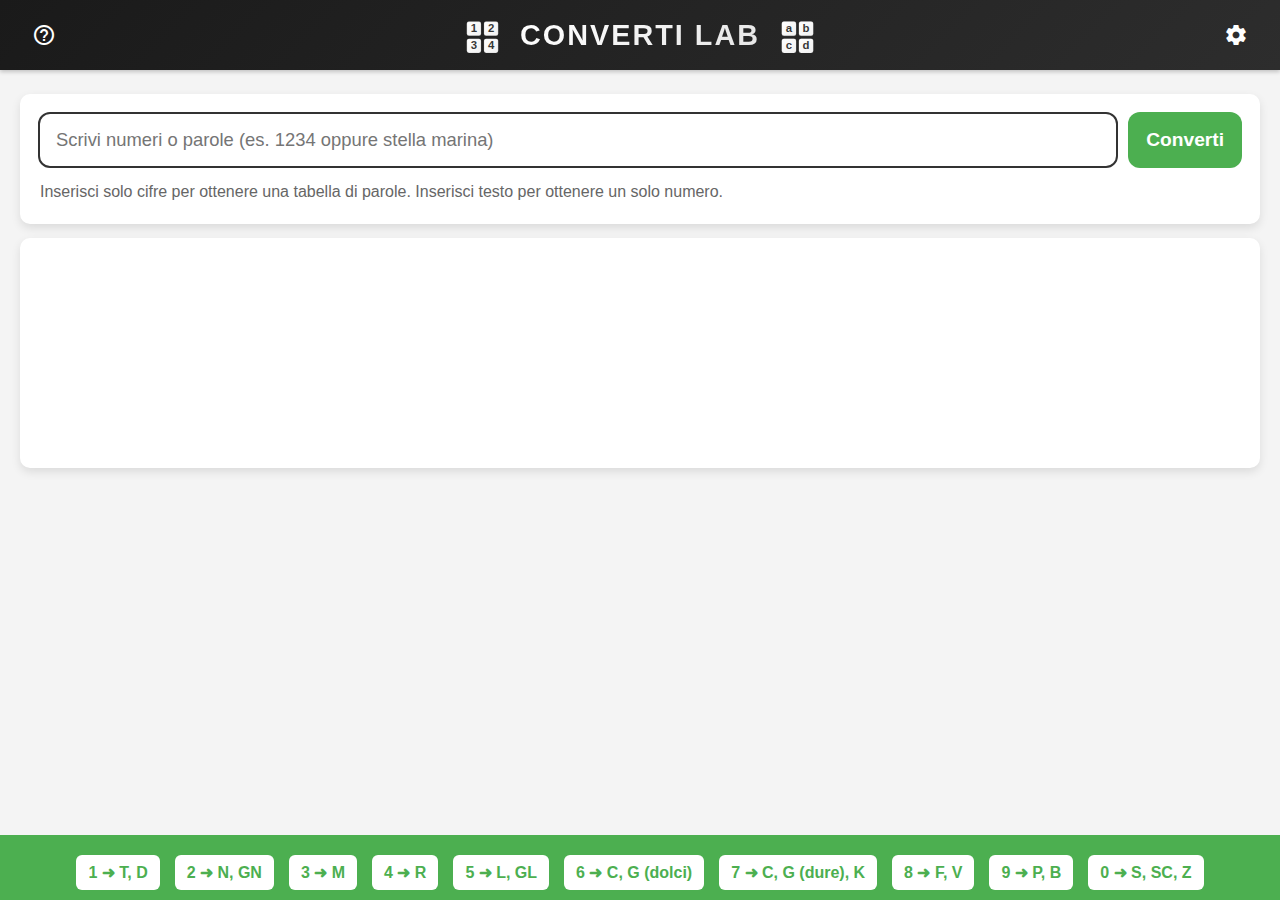
<file: converti-lab/index.html>
<!DOCTYPE html>
<html lang="it">

<head>
  <meta charset="UTF-8" />
  <meta name="viewport" content="width=device-width, initial-scale=1.0" />
  <title>converti Lab | Gioco di Conversione Fonetica e Allenamento Sistema Maggiore</title>
  <meta name="description" content="converti Lab è un gioco online gratuito per la conversione fonetica: allenamento pratico del sistema maggiore, esercizi numeri-parole e sfide a tempo per migliorare memoria e velocità." />
  <meta name="keywords" content="conversione fonetica, conversione fonetica allenamento, allenamento conversione fonetica, gioco conversione fonetica, sistema maggiore, esercizi sistema maggiore, mnemonica numeri parole">
  <meta name="author" content="moorada">
  <meta name="robots" content="index,follow,max-image-preview:large,max-snippet:-1,max-video-preview:-1">
  <meta name="googlebot" content="index,follow,max-image-preview:large,max-snippet:-1,max-video-preview:-1">
  <link rel="canonical" href="https://moorada.github.io/converti-lab/" />
  <link rel="alternate" hreflang="it-IT" href="https://moorada.github.io/converti-lab/" />
  <meta property="og:locale" content="it_IT">
  <meta property="og:type" content="website">
  <meta property="og:site_name" content="converti Lab">
  <meta property="og:title" content="converti Lab | Gioco di Conversione Fonetica e Allenamento">
  <meta property="og:description" content="Allenati con la conversione fonetica (sistema maggiore) con esercizi numeri-parole e modalità sfida.">
  <meta property="og:url" content="https://moorada.github.io/converti-lab/">
  <meta property="og:image" content="https://moorada.github.io/converti-lab/favicon/favicon.svg">
  <meta property="og:image:alt" content="Logo converti Lab per allenamento conversione fonetica">
  <meta name="twitter:card" content="summary">
  <meta name="twitter:title" content="converti Lab | Allenamento Conversione Fonetica">
  <meta name="twitter:description" content="Gioco online gratuito per conversione fonetica e sistema maggiore.">
  <meta name="twitter:image" content="https://moorada.github.io/converti-lab/favicon/favicon.svg">
  <link rel="sitemap" type="application/xml" title="Sitemap converti Lab" href="https://moorada.github.io/converti-lab/sitemap.xml" />

  <!-- Material Icons -->
  <link href="https://fonts.googleapis.com/icon?family=Material+Icons" rel="stylesheet">

  <!-- Favicons -->
  <link rel="icon" href="/converti-lab/favicon/favicon.ico" type="image/x-icon" />

  <!-- Main CSS -->
  <link rel="stylesheet" href="./css/style.css" />
  <!-- Google tag (gtag.js) -->
  <script async src="https://www.googletagmanager.com/gtag/js?id=G-KKYCT5V96P"></script>
  <script>
    window.dataLayer = window.dataLayer || [];
    function gtag() { dataLayer.push(arguments); }
    gtag('js', new Date());

    gtag('config', 'G-KKYCT5V96P');
  </script>
  <script type="application/ld+json">
    {
      "@context": "https://schema.org",
      "@graph": [
        {
          "@type": "WebSite",
          "name": "converti Lab",
          "url": "https://moorada.github.io/converti-lab/",
          "inLanguage": "it-IT",
          "description": "Gioco online per la conversione fonetica con focus su allenamento ed esercizi del sistema maggiore."
        },
        {
          "@type": "SoftwareApplication",
          "name": "converti Lab",
          "applicationCategory": "EducationalApplication",
          "operatingSystem": "Web",
          "url": "https://moorada.github.io/converti-lab/",
          "inLanguage": "it-IT",
          "description": "Web app gratuita per allenamento conversione fonetica, esercizi numeri-parole e pratica del sistema maggiore.",
          "offers": {
            "@type": "Offer",
            "price": "0",
            "priceCurrency": "EUR"
          },
          "keywords": "conversione fonetica, allenamento conversione fonetica, sistema maggiore, esercizi mnemonica"
        }
      ]
    }
  </script>
</head>

<body>
  <!-- Custom Toast -->
  <div id="custom-alert">Testo copiato negli appunti!</div>

  <!-- Header -->
  <header class="header">
    <a href="#" class="icon icon-left" id="help-icon">
      <span class="material-icons">help_outline</span>
    </a>

    <div class="title-container">
      <div class="svg-container">
        <img src="./images/numbers.svg" alt="Numeri" class="svg-img">
      </div>
      <h1 class="title">
        <span class="title-text">CONVERTI LAB</span>
      </h1>
      <div class="svg-container">
        <img src="./images/letters.svg" alt="Lettere" class="svg-img">
      </div>
    </div>

    <a href="#" class="icon icon-right" id="settings-icon">
      <span class="material-icons">settings</span>
    </a>
  </header>

  <!-- Overlay for Popups -->
  <div id="overlay" class="hidden"></div>

  <!-- Popup Help -->
  <div id="help-popup" class="popup">
    <h2>CONVERSIONE FONETICA</h2>
    <p>
      La conversione fonetica è una tecnica di memorizzazione dei numeri. Funziona convertendo i numeri in consonanti e,
      aggiungendo opportunamente delle vocali, si formano parole che si possono ricordare con più facilità di una serie
      di cifre.
    </p>
    <table>
      <thead>
        <tr>
          <th>N.</th>
          <th>Suono</th>
          <th>Lettere</th>
          <th>Esempio</th>
        </tr>
      </thead>
      <tbody>
        <tr>
          <td>1</td>
          <td>Dentale</td>
          <td>T, D</td>
          <td>tè, dio</td>
        </tr>
        <tr>
          <td>2</td>
          <td>Nasale</td>
          <td>N, GN</td>
          <td>neo, anno</td>
        </tr>
        <tr>
          <td>3</td>
          <td>Mugolante</td>
          <td>M</td>
          <td>amo, mio</td>
        </tr>
        <tr>
          <td>4</td>
          <td>Vibrante</td>
          <td>R</td>
          <td>ara, oro</td>
        </tr>
        <tr>
          <td>5</td>
          <td>Liquido</td>
          <td>L, GL</td>
          <td>ali, aglio</td>
        </tr>
        <tr>
          <td>6</td>
          <td>Palatale</td>
          <td>C, G (dolci)</td>
          <td>ciao, gi</td>
        </tr>
        <tr>
          <td>7</td>
          <td>Gutturale</td>
          <td>C, G (dure), K</td>
          <td>eco, chi</td>
        </tr>
        <tr>
          <td>8</td>
          <td>Labiodentale</td>
          <td>F, V</td>
          <td>ufo, uva</td>
        </tr>
        <tr>
          <td>9</td>
          <td>Labiale</td>
          <td>P, B</td>
          <td>boa, ape</td>
        </tr>
        <tr>
          <td>0</td>
          <td>Sibilante</td>
          <td>S, SC, Z</td>
          <td>sei, ascia</td>
        </tr>
      </tbody>
    </table>

    <h3>🎯 REGOLE 🎯</h3>
    <p>🅰️ Le vocali? Non contano, sono solo di compagnia!</p>
    <p>🔁 Le doppie? Contano come una, niente raddoppi inutili!</p>
    <p>🎵 Conta il suono, non la scrittura! Fidati delle tue orecchie👂!</p>
  </div>

  <!-- Popup Settings -->
  <div id="settings-popup" class="popup">
    <h2>IMPOSTAZIONI</h2>

    <div class="setting-row" style="flex-direction: column; align-items: flex-start;">
      <div style="display: flex; align-items: center; gap: 10px;">
        <p style="margin: 0;">Solo parole esistenti</p>
        <label class="switch">
          <input type="checkbox" id="check-words" />
          <span class="slider"></span>
        </label>
      </div>
      <small>
        Se attivato, le parole inserite in “DA NUMERI” saranno verificate
        con il dizionario per assicurarsi che esistano davvero.
      </small>
    </div>

    <div class="setting-row" style="flex-direction: column; align-items: flex-start;">
      <div style="display: flex; align-items: center; gap: 10px;">
        <p style="margin: 0;">Numeri → parole con dizionario grande</p>
        <label class="switch">
          <input type="checkbox" id="check-big-dict-numbers" />
          <span class="slider"></span>
        </label>
      </div>
      <small>
        Se attivato, la modalità numeri → parole usa il dizionario grande
        invece di quello comune.
      </small>
    </div>

    <br>
    <h3>GESTIONE DIZIONARI</h3>
    <p class="left-text">
      converti Lab utilizza <strong>due raccolte di parole</strong>,
      pensate per le due modalità di gioco.
      <br><br>
      Il primo dizionario include un <em>ampio ventaglio di parole</em>
      e serve a controllare che i termini inseriti in “DA NUMERI”
      siano effettivamente esistenti,
      quando si attiva l’opzione “Solo parole esistenti”.
      <br><br>
      Il secondo dizionario, invece, raccoglie <em>parole più comuni</em>
      per la modalità “DA PAROLE”.
      In questo modo, quando l’app genera una parola a caso da convertire in cifre,
      si evitano termini troppo rari, offrendo un’esperienza di gioco più scorrevole.
    </p>

    <div>
      <h4>Dizionario per validare parole (DA NUMERI)</h4>
      <button id="export-big" class="export-import-button">Esporta dizionario</button>
      <button id="import-big" class="export-import-button">Importa dizionario</button>
    </div>
    <br>
    <div>
      <h4>Dizionario con parole più comuni (DA PAROLE)</h4>
      <button id="export-small" class="export-import-button">Esporta dizionario</button>
      <button id="import-small" class="export-import-button">Importa dizionario</button>
    </div>

    <div id="loading-message" style="text-align:left; max-width:600px; margin:10px auto;">
      <span class="material-icons" style="vertical-align:middle;">schedule</span>
      Import in corso... Attendere
    </div>

    <!-- Hidden file inputs for dictionary import -->
    <input type="file" id="import-file-big" style="display:none" accept=".txt" />
    <input type="file" id="import-file-small" style="display:none" accept=".txt" />

    <!-- BuyMeACoffee -->
    <hr style="margin: 30px 0; border: none; border-top: 1px solid #ccc;">

    <a href="https://www.buymeacoffee.com/moorada" target="_blank" rel="noopener noreferrer">
      <button class="donation-feedback-button">
        ☕ Buy Me a Coffee
      </button>
    </a>

    <a href="https://github.com/moorada/converti-lab/issues/new" target="_blank" rel="noopener noreferrer">
      <button class="donation-feedback-button">
        📝 Lasciami un feedback
      </button>
    </a>

    <a href="https://github.com/moorada/converti-lab" target="_blank" rel="noopener noreferrer">
      <button class="donation-feedback-button">
        ⭐ Metti una stella su GitHub
      </button>
    </a>


  </div>

  <main>
    <div id="page-container">
      <div id="loading-message-first" style="max-width:600px; margin:10px auto;">
        <span class="material-icons" style="vertical-align:middle;">schedule</span>
        Caricamento in corso... Attendere
      </div>

      <div id="converter-container">
        <div id="input-group" class="input-group input-group-modern">
          <input
            type="text"
            inputmode="text"
            id="unified-input"
            placeholder="Scrivi numeri o parole (es. 1234 oppure stella marina)"
            autocomplete="off"
          />
          <button id="convert-button" class="submit-btn">Converti</button>
        </div>
        <p id="mode-hint">
          Inserisci solo cifre per ottenere una tabella di parole.
          Inserisci testo per ottenere un solo numero.
        </p>
      </div>

      <div id="result-container"></div>
    </div>
  </main>

  <!-- Footer with mapping reminder -->
  <div class="footer">
    <div class="mapping-footer">
      <div>1 ➜ T, D</div>
      <div>2 ➜ N, GN</div>
      <div>3 ➜ M</div>
      <div>4 ➜ R</div>
      <div>5 ➜ L, GL</div>
      <div>6 ➜ C, G (dolci)</div>
      <div>7 ➜ C, G (dure), K</div>
      <div>8 ➜ F, V</div>
      <div>9 ➜ P, B</div>
      <div>0 ➜ S, SC, Z</div>
    </div>
  </div>

  <!-- Main JS -->
  <script src="./js/script.js"></script>

</body>

</html>
</file>
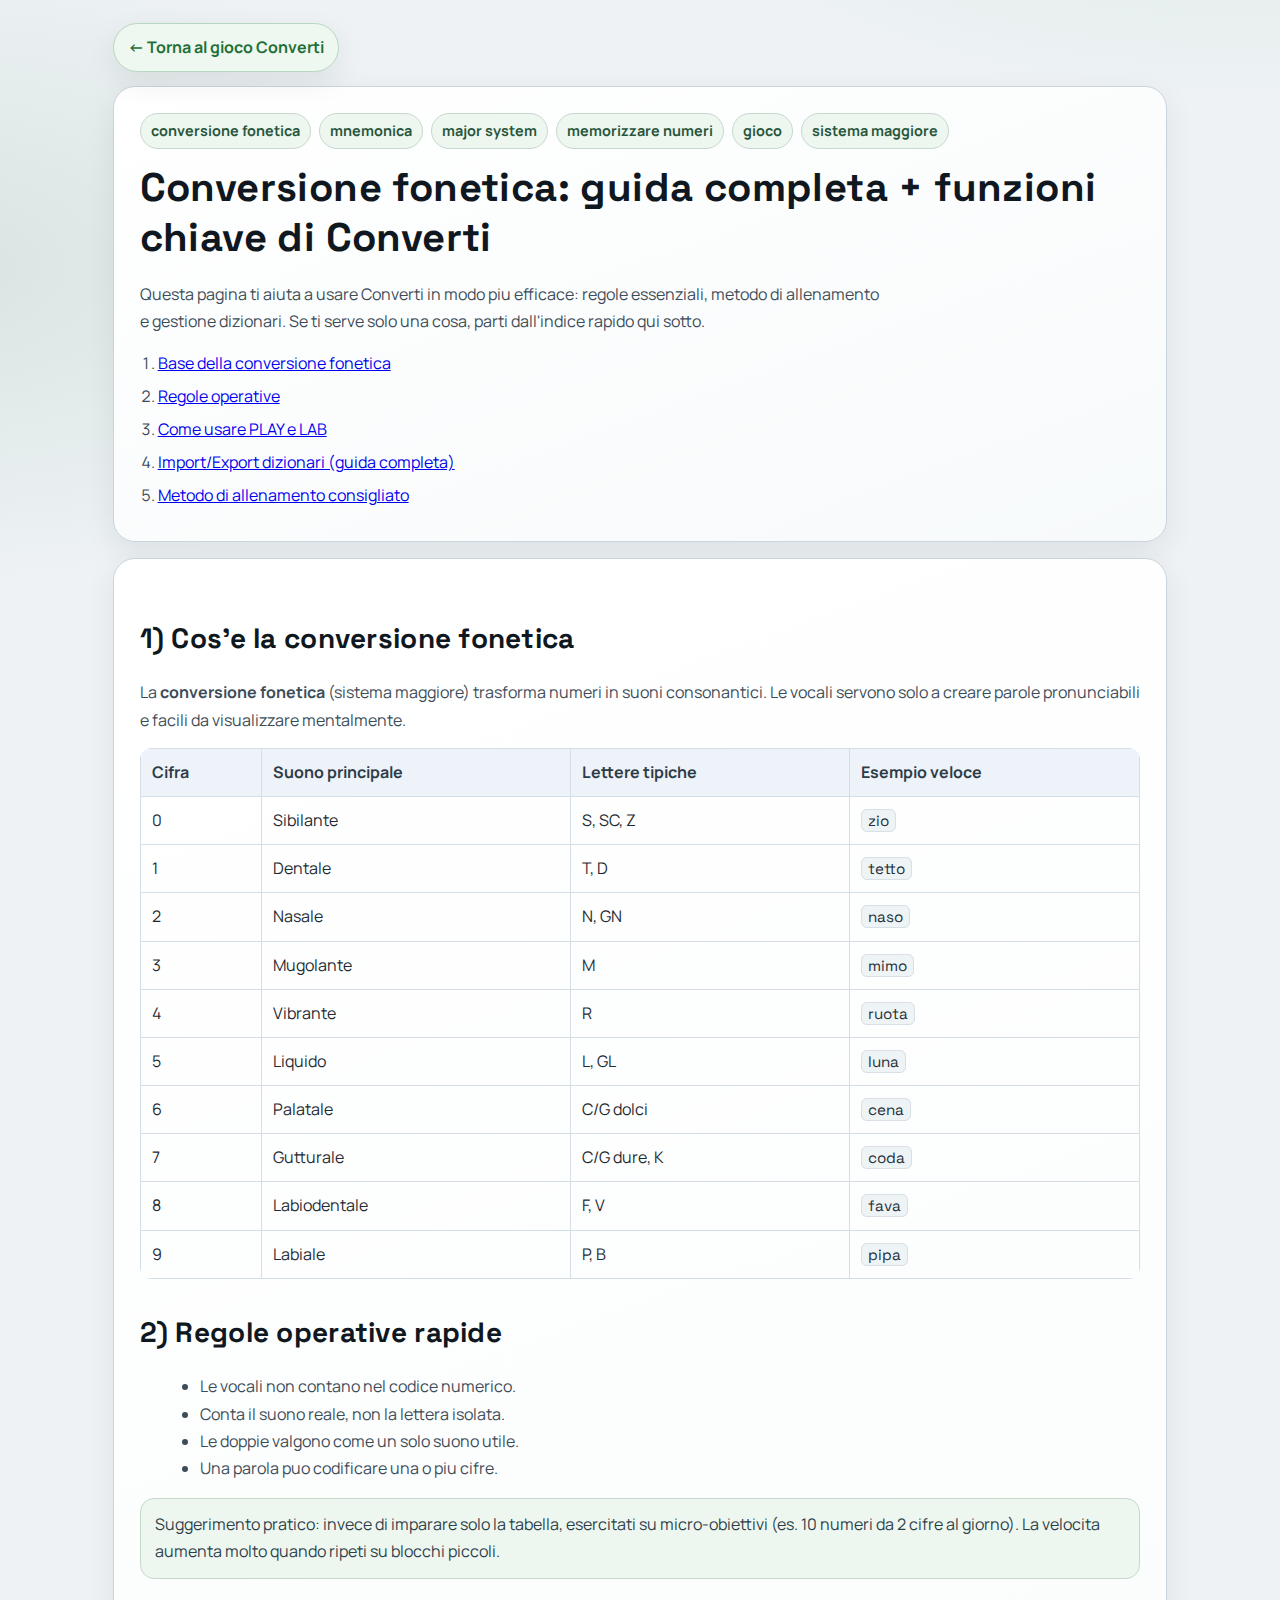
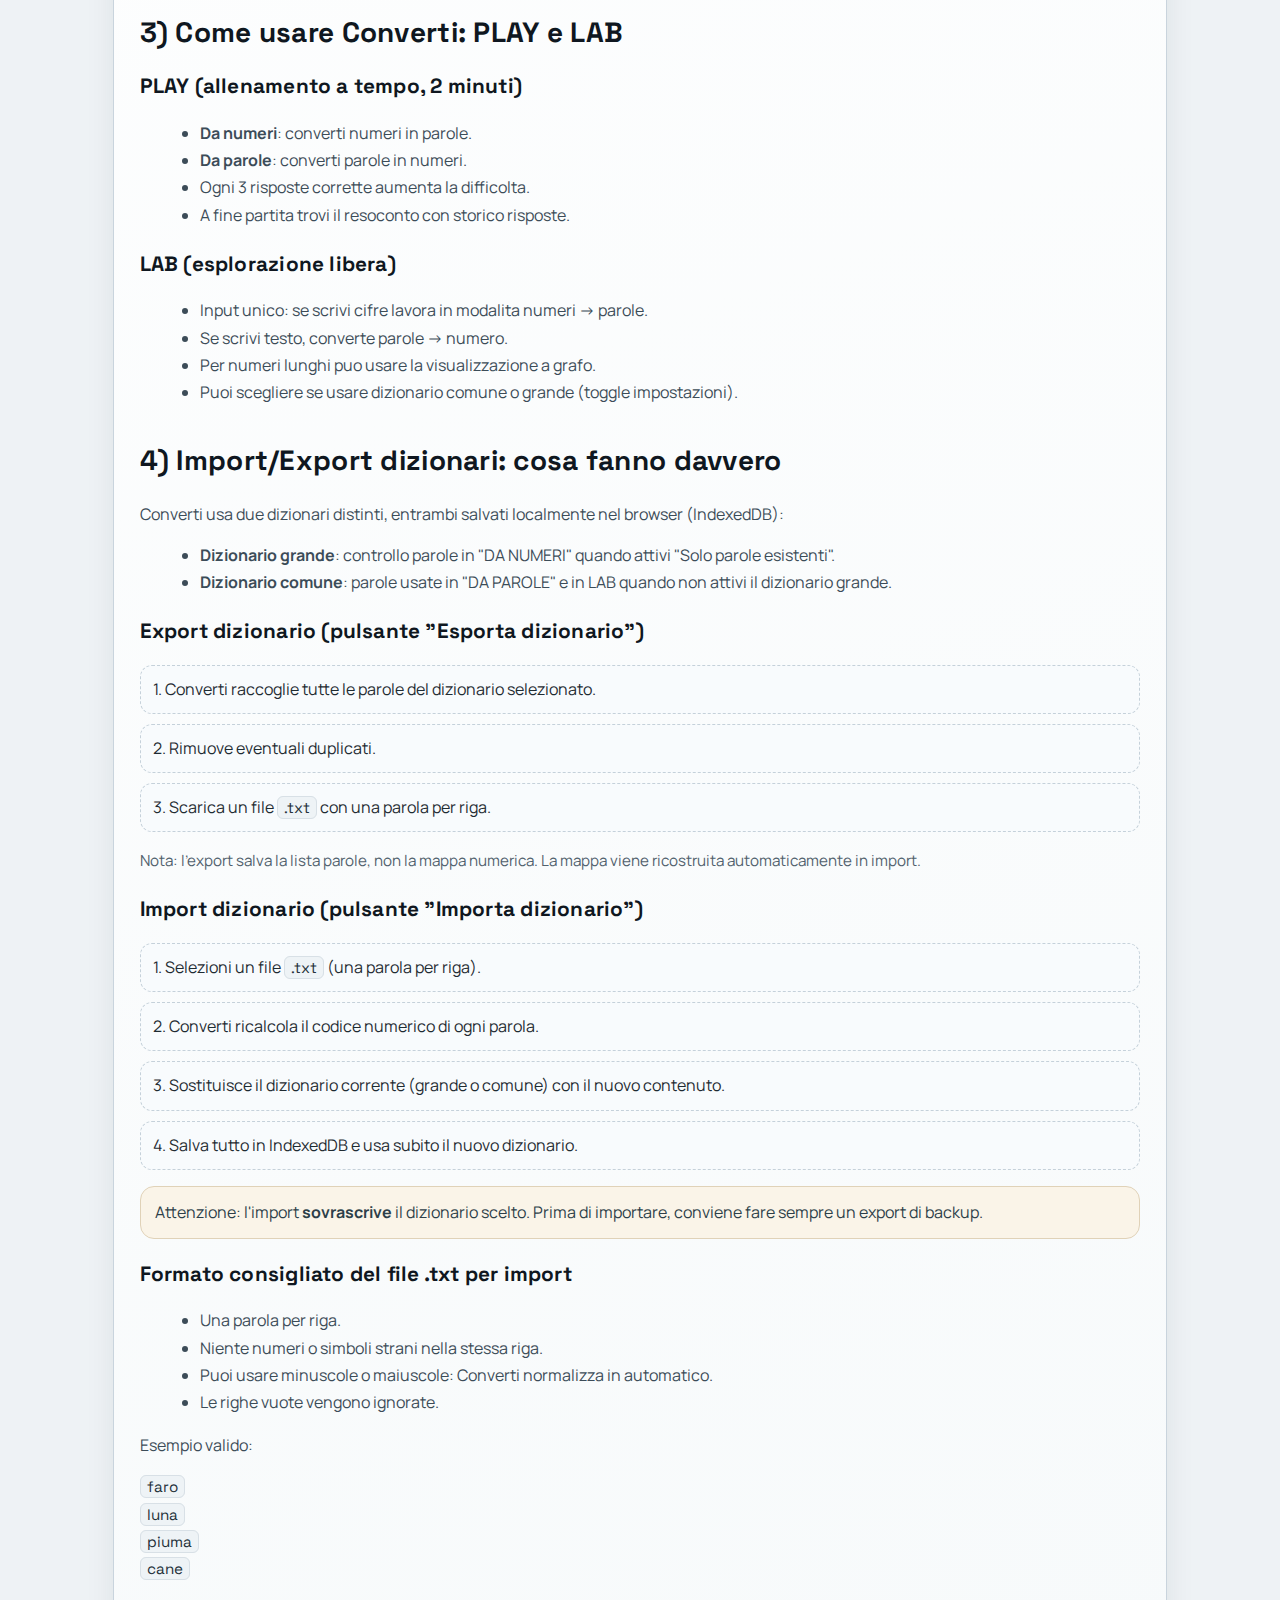
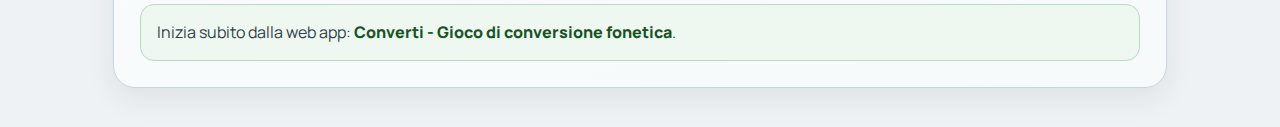
<file: allenamento-conversione-fonetica.html>
<!DOCTYPE html>
<html lang="it">
<head>
  <meta charset="UTF-8" />
  <meta name="viewport" content="width=device-width, initial-scale=1.0" />
  <title>Conversione Fonetica: guida completa, allenamento e dizionari in Converti</title>
  <meta name="description" content="Guida pratica alla conversione fonetica (sistema maggiore), con regole, metodo di allenamento e spiegazione completa di import/export dizionari nell'app Converti." />
  <meta name="robots" content="index,follow,max-image-preview:large,max-snippet:-1,max-video-preview:-1" />
  <link rel="canonical" href="https://moorada.github.io/Converti/allenamento-conversione-fonetica.html" />
  <link rel="alternate" hreflang="it-IT" href="https://moorada.github.io/Converti/allenamento-conversione-fonetica.html" />
  <meta property="og:locale" content="it_IT" />
  <meta property="og:type" content="article" />
  <meta property="og:site_name" content="Converti" />
  <meta property="og:title" content="Conversione Fonetica: guida completa" />
  <meta property="og:description" content="Regole della conversione fonetica, metodo pratico di allenamento e guida import/export dizionari su Converti." />
  <meta property="og:url" content="https://moorada.github.io/Converti/allenamento-conversione-fonetica.html" />
  <meta property="og:image" content="https://moorada.github.io/Converti/favicon/favicon.svg" />
  <meta name="twitter:card" content="summary" />
  <meta name="twitter:title" content="Conversione Fonetica: guida e funzioni Converti" />
  <meta name="twitter:description" content="Metodo, regole, allenamento e gestione dizionari per usare Converti al meglio." />
  <meta name="twitter:image" content="https://moorada.github.io/Converti/favicon/favicon.svg" />
  <link rel="icon" href="/Converti/favicon/favicon.ico" type="image/x-icon" />
  <link rel="preconnect" href="https://fonts.googleapis.com" />
  <link rel="preconnect" href="https://fonts.gstatic.com" crossorigin />
  <link href="https://fonts.googleapis.com/css2?family=Manrope:wght@400;500;600;700;800&family=Space+Grotesk:wght@500;600;700&display=swap" rel="stylesheet" />
  <style>
    :root {
      --bg: #eef2f5;
      --surface: #ffffff;
      --surface-soft: #f7fafb;
      --text: #1f2b32;
      --muted: #51616d;
      --title: #0f1720;
      --accent: #1f6f36;
      --accent-dark: #165428;
      --border: #c9d4dd;
      --shadow: 0 10px 30px rgba(24, 34, 43, 0.08);
      --radius: 22px;
    }

    * {
      box-sizing: border-box;
    }

    body {
      margin: 0;
      font-family: "Manrope", sans-serif;
      color: var(--text);
      line-height: 1.7;
      background:
        radial-gradient(1100px 620px at 96% -8%, rgba(76, 175, 80, 0.14), transparent 60%),
        radial-gradient(760px 460px at -4% 8%, rgba(31, 111, 54, 0.1), transparent 70%),
        var(--bg);
    }

    .wrap {
      width: 100%;
      max-width: 1100px;
      margin: 0 auto;
      padding: clamp(12px, 1.8vw, 24px);
    }

    .top-link {
      display: inline-flex;
      align-items: center;
      gap: 8px;
      margin-bottom: 14px;
      padding: 10px 14px;
      border-radius: 999px;
      border: 1px solid #b8d7c0;
      color: var(--accent);
      text-decoration: none;
      background: #eef8f0;
      font-weight: 700;
      box-shadow: var(--shadow);
    }

    .top-link:hover {
      background: #e4f2e7;
    }

    .hero,
    .card {
      width: 100%;
      margin: 0 0 16px;
      border: 1px solid var(--border);
      border-radius: var(--radius);
      padding: clamp(16px, 2vw, 32px);
      background: linear-gradient(160deg, var(--surface) 0%, var(--surface-soft) 100%);
      box-shadow: var(--shadow);
    }

    h1,
    h2,
    h3 {
      margin-top: 0;
      color: var(--title);
      font-family: "Space Grotesk", "Manrope", sans-serif;
      line-height: 1.25;
      letter-spacing: 0.01em;
    }

    h1 {
      font-size: clamp(1.6rem, 2vw + 1rem, 2.5rem);
      margin-bottom: 0.45em;
    }

    h2 {
      margin-top: 1.3em;
      font-size: clamp(1.25rem, 1vw + 0.95rem, 1.75rem);
    }

    h3 {
      margin-top: 1.05em;
      font-size: clamp(1.05rem, 0.7vw + 0.9rem, 1.3rem);
    }

    p {
      margin: 0 0 14px;
      color: #3c4c58;
    }

    .hero p {
      max-width: 75ch;
    }

    .badge-row {
      display: flex;
      flex-wrap: wrap;
      gap: 8px;
      margin-bottom: 14px;
    }

    .badge {
      display: inline-flex;
      align-items: center;
      border-radius: 999px;
      border: 1px solid #c7d8ce;
      background: #edf7f0;
      color: #28553a;
      padding: 5px 10px;
      font-size: 0.9rem;
      font-weight: 700;
    }

    .toc {
      margin: 0;
      padding-left: 18px;
    }

    .toc li {
      margin-bottom: 6px;
    }

    ul,
    ol {
      margin: 0 0 16px 20px;
      color: #3c4c58;
    }

    table {
      width: 100%;
      border-collapse: collapse;
      margin-bottom: 18px;
      border-radius: 12px;
      overflow: hidden;
    }

    th,
    td {
      border: 1px solid #d4dee7;
      padding: 10px 11px;
      text-align: left;
      vertical-align: top;
    }

    th {
      background: #edf3f8;
      color: #2e3c48;
    }

    code {
      background: #eef3f6;
      border: 1px solid #d8e0e6;
      border-radius: 6px;
      padding: 1px 6px;
      color: #24313a;
      font-family: "Space Grotesk", monospace;
      font-size: 0.95em;
    }

    .callout {
      margin-top: 14px;
      margin-bottom: 14px;
      border-radius: 14px;
      padding: 12px 14px;
      border: 1px solid #c4d9c9;
      background: #edf7f0;
      color: #2d3f49;
    }

    .warning {
      border-color: #e0d2b8;
      background: #faf4e8;
    }

    .flow {
      display: grid;
      gap: 10px;
      margin-bottom: 16px;
    }

    .flow-step {
      border: 1px dashed #c5d1da;
      border-radius: 12px;
      padding: 10px 12px;
      background: #f8fbfd;
    }

    .cta {
      margin-top: 22px;
      padding: 14px 16px;
      border: 1px solid #bad8c2;
      border-radius: 14px;
      background: #eef7f0;
      color: #2f3f49;
    }

    .cta a {
      color: var(--accent-dark);
      font-weight: 800;
      text-decoration: none;
    }

    .cta a:hover {
      text-decoration: underline;
    }

    .mini {
      color: var(--muted);
      font-size: 0.95rem;
    }

    @media (max-width: 700px) {
      .wrap {
        padding: 10px;
      }

      .hero,
      .card {
        border-radius: 16px;
        padding: 14px;
      }

      th,
      td {
        padding: 8px;
      }
    }
  </style>
  <script type="application/ld+json">
    {
      "@context": "https://schema.org",
      "@graph": [
        {
          "@type": "WebPage",
          "name": "Guida Conversione Fonetica e Funzioni Converti",
          "url": "https://moorada.github.io/Converti/allenamento-conversione-fonetica.html",
          "inLanguage": "it-IT",
          "isPartOf": {
            "@type": "WebSite",
            "name": "Converti",
            "url": "https://moorada.github.io/Converti/"
          }
        },
        {
          "@type": "Article",
          "headline": "Conversione fonetica: guida completa e funzioni di Converti",
          "author": {
            "@type": "Person",
            "name": "moorada"
          },
          "datePublished": "2026-04-26",
          "dateModified": "2026-04-27",
          "inLanguage": "it-IT",
          "mainEntityOfPage": "https://moorada.github.io/Converti/allenamento-conversione-fonetica.html"
        }
      ]
    }
  </script>
</head>
<body>
  <main class="wrap">
    <a class="top-link" href="./index.html">&larr; Torna al gioco Converti</a>

    <section class="hero">
      <div class="badge-row">
        <span class="badge">conversione fonetica</span>
        <span class="badge">mnemonica</span>
        <span class="badge">major system</span>
        <span class="badge">memorizzare numeri</span>
        <span class="badge">gioco</span>
        <span class="badge">sistema maggiore</span>
      </div>
      <h1>Conversione fonetica: guida completa + funzioni chiave di Converti</h1>
      <p>
        Questa pagina ti aiuta a usare Converti in modo piu efficace: regole essenziali,
        metodo di allenamento e gestione dizionari. Se ti serve solo una cosa,
        parti dall'indice rapido qui sotto.
      </p>
      <ol class="toc">
        <li><a href="#base">Base della conversione fonetica</a></li>
        <li><a href="#regole">Regole operative</a></li>
        <li><a href="#uso">Come usare PLAY e LAB</a></li>
        <li><a href="#import-export">Import/Export dizionari (guida completa)</a></li>
        <li><a href="#metodo">Metodo di allenamento consigliato</a></li>
      </ol>
    </section>

    <article class="card">
      <h2 id="base">1) Cos'e la conversione fonetica</h2>
      <p>
        La <strong>conversione fonetica</strong> (sistema maggiore) trasforma numeri in suoni consonantici.
        Le vocali servono solo a creare parole pronunciabili e facili da visualizzare mentalmente.
      </p>

      <table>
        <thead>
          <tr>
            <th>Cifra</th>
            <th>Suono principale</th>
            <th>Lettere tipiche</th>
            <th>Esempio veloce</th>
          </tr>
        </thead>
        <tbody>
          <tr><td>0</td><td>Sibilante</td><td>S, SC, Z</td><td><code>zio</code></td></tr>
          <tr><td>1</td><td>Dentale</td><td>T, D</td><td><code>tetto</code></td></tr>
          <tr><td>2</td><td>Nasale</td><td>N, GN</td><td><code>naso</code></td></tr>
          <tr><td>3</td><td>Mugolante</td><td>M</td><td><code>mimo</code></td></tr>
          <tr><td>4</td><td>Vibrante</td><td>R</td><td><code>ruota</code></td></tr>
          <tr><td>5</td><td>Liquido</td><td>L, GL</td><td><code>luna</code></td></tr>
          <tr><td>6</td><td>Palatale</td><td>C/G dolci</td><td><code>cena</code></td></tr>
          <tr><td>7</td><td>Gutturale</td><td>C/G dure, K</td><td><code>coda</code></td></tr>
          <tr><td>8</td><td>Labiodentale</td><td>F, V</td><td><code>fava</code></td></tr>
          <tr><td>9</td><td>Labiale</td><td>P, B</td><td><code>pipa</code></td></tr>
        </tbody>
      </table>

      <h2 id="regole">2) Regole operative rapide</h2>
      <ul>
        <li>Le vocali non contano nel codice numerico.</li>
        <li>Conta il suono reale, non la lettera isolata.</li>
        <li>Le doppie valgono come un solo suono utile.</li>
        <li>Una parola puo codificare una o piu cifre.</li>
      </ul>

      <div class="callout">
        Suggerimento pratico: invece di imparare solo la tabella,
        esercitati su micro-obiettivi (es. 10 numeri da 2 cifre al giorno).
        La velocita aumenta molto quando ripeti su blocchi piccoli.
      </div>

      <h2 id="uso">3) Come usare Converti: PLAY e LAB</h2>
      <h3>PLAY (allenamento a tempo, 2 minuti)</h3>
      <ul>
        <li><strong>Da numeri</strong>: converti numeri in parole.</li>
        <li><strong>Da parole</strong>: converti parole in numeri.</li>
        <li>Ogni 3 risposte corrette aumenta la difficolta.</li>
        <li>A fine partita trovi il resoconto con storico risposte.</li>
      </ul>

      <h3>LAB (esplorazione libera)</h3>
      <ul>
        <li>Input unico: se scrivi cifre lavora in modalita numeri -> parole.</li>
        <li>Se scrivi testo, converte parole -> numero.</li>
        <li>Per numeri lunghi puo usare la visualizzazione a grafo.</li>
        <li>Puoi scegliere se usare dizionario comune o grande (toggle impostazioni).</li>
      </ul>

      <h2 id="import-export">4) Import/Export dizionari: cosa fanno davvero</h2>
      <p>
        Converti usa due dizionari distinti, entrambi salvati localmente nel browser (IndexedDB):
      </p>
      <ul>
        <li><strong>Dizionario grande</strong>: controllo parole in "DA NUMERI" quando attivi "Solo parole esistenti".</li>
        <li><strong>Dizionario comune</strong>: parole usate in "DA PAROLE" e in LAB quando non attivi il dizionario grande.</li>
      </ul>

      <h3>Export dizionario (pulsante "Esporta dizionario")</h3>
      <div class="flow">
        <div class="flow-step">1. Converti raccoglie tutte le parole del dizionario selezionato.</div>
        <div class="flow-step">2. Rimuove eventuali duplicati.</div>
        <div class="flow-step">3. Scarica un file <code>.txt</code> con una parola per riga.</div>
      </div>
      <p class="mini">
        Nota: l'export salva la lista parole, non la mappa numerica. La mappa viene ricostruita automaticamente in import.
      </p>

      <h3>Import dizionario (pulsante "Importa dizionario")</h3>
      <div class="flow">
        <div class="flow-step">1. Selezioni un file <code>.txt</code> (una parola per riga).</div>
        <div class="flow-step">2. Converti ricalcola il codice numerico di ogni parola.</div>
        <div class="flow-step">3. Sostituisce il dizionario corrente (grande o comune) con il nuovo contenuto.</div>
        <div class="flow-step">4. Salva tutto in IndexedDB e usa subito il nuovo dizionario.</div>
      </div>

      <div class="callout warning">
        Attenzione: l'import <strong>sovrascrive</strong> il dizionario scelto.
        Prima di importare, conviene fare sempre un export di backup.
      </div>

      <h3>Formato consigliato del file .txt per import</h3>
      <ul>
        <li>Una parola per riga.</li>
        <li>Niente numeri o simboli strani nella stessa riga.</li>
        <li>Puoi usare minuscole o maiuscole: Converti normalizza in automatico.</li>
        <li>Le righe vuote vengono ignorate.</li>
      </ul>

      <p>Esempio valido:</p>
      <p><code>faro</code><br><code>luna</code><br><code>piuma</code><br><code>cane</code></p>

      <div class="cta">
        Inizia subito dalla web app:
        <a href="./index.html">Converti - Gioco di conversione fonetica</a>.
      </div>
    </article>
  </main>
</body>
</html>
</file>
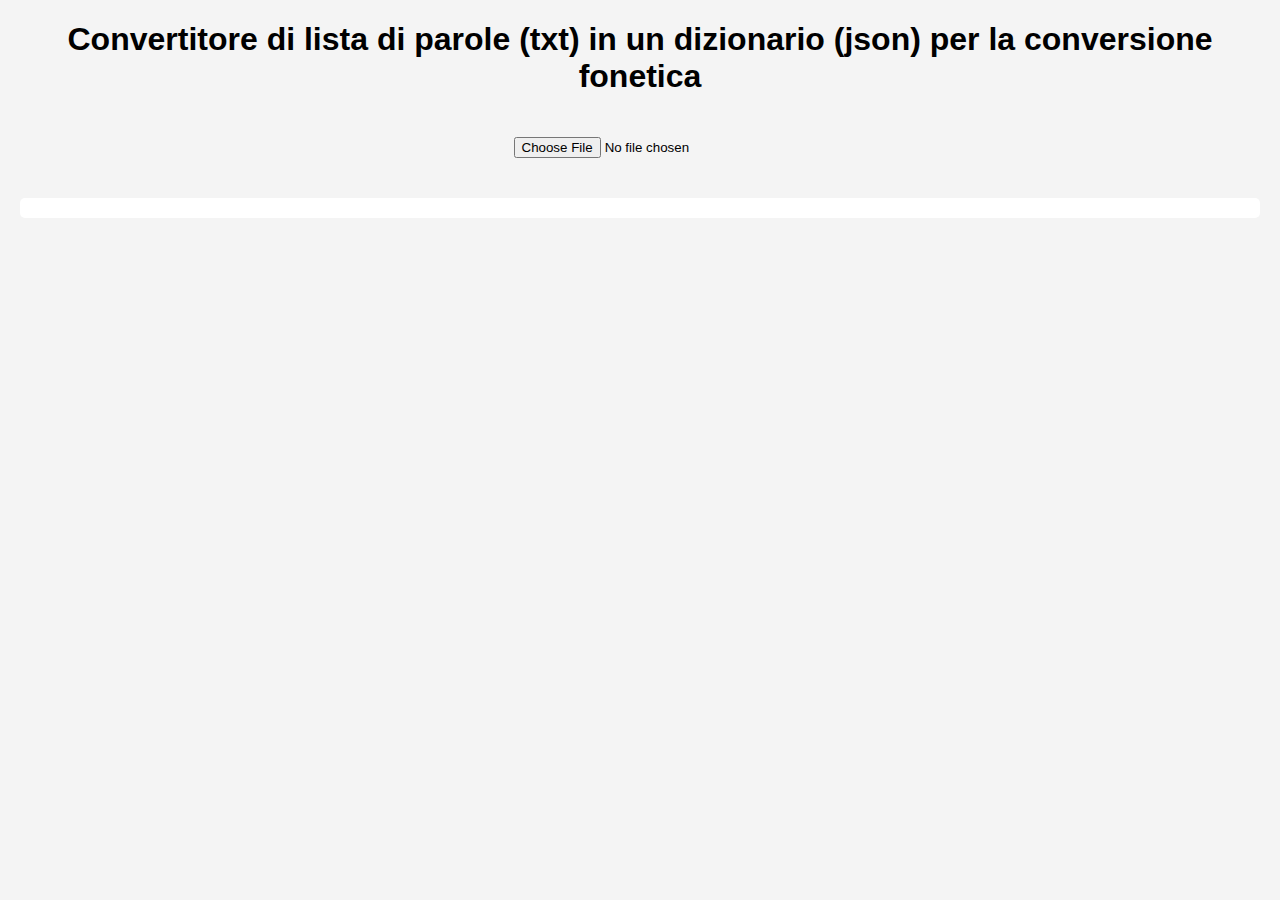
<file: makeDictionary.html>
<!DOCTYPE html>
<html lang="it">
<head>
  <meta charset="UTF-8">
  <meta name="viewport" content="width=device-width, initial-scale=1.0">
  <title>Convertitore di lista di parole (txt) in un dizionario (json) per la conversione fonetica</title>
  <style>
    body {
      font-family: Arial, sans-serif;
      text-align: center;
      margin: 20px;
      background-color: #f4f4f4;
    }
    #file-input {
      margin: 20px 0;
    }
    #download-btn {
      display: none;
      margin-top: 20px;
      padding: 10px 20px;
      font-size: 1.2em;
      background: #4caf50;
      color: white;
      border: none;
      cursor: pointer;
      border-radius: 5px;
    }
    #download-btn:hover {
      background: #43a047;
    }
    pre {
      background: white;
      padding: 10px;
      border-radius: 5px;
      text-align: left;
      overflow: auto;
      max-height: 300px;
      margin-top: 20px;
    }
  </style>
</head>
<body>
  <h1>Convertitore di lista di parole (txt) in un dizionario (json) per la conversione fonetica</h1>
  
  <!-- File input for reading a .txt file -->
  <input type="file" id="file-input" accept=".txt">
  
  <!-- Button for downloading the resulting JSON -->
  <button id="download-btn">Scarica JSON</button>
  
  <!-- Output area for showing the generated JSON -->
  <pre id="output"></pre>

  <script>
    /**
     * Main DOM references and event listeners
     */
    const fileInput = document.getElementById('file-input');
    const downloadBtn = document.getElementById('download-btn');
    const outputPre = document.getElementById('output');

    fileInput.addEventListener('change', handleFileSelection);
    downloadBtn.addEventListener('click', downloadJson);

    /**
     * Handles the file selection event. Reads the .txt file content
     * and converts each word to a numeric key using 'convertWord'.
     * Builds an object with numericKey -> array of words.
     */
    function handleFileSelection(event) {
      const file = event.target.files[0];
      if (!file) return;

      const reader = new FileReader();
      reader.onload = function(e) {
        // Split file content into lines, remove empty lines, trim each line
        const wordsFromTxt = new Set(
          e.target.result
            .split('\n')
            .map(w => w.trim())
            .filter(w => w)
        );

        // Dictionary is a map of numberKey -> set of words
        const dictionaryMap = {};

        wordsFromTxt.forEach(word => {
          const numberKey = convertWord(word);
          if (!dictionaryMap[numberKey]) {
            dictionaryMap[numberKey] = new Set();
          }
          dictionaryMap[numberKey].add(word);
        });

        // Convert each set to an array for final JSON
        const finalDictionary = {};
        Object.keys(dictionaryMap).forEach(key => {
          finalDictionary[key] = Array.from(dictionaryMap[key]);
        });

        const jsonOutput = JSON.stringify(finalDictionary, null, 2);
        outputPre.textContent = jsonOutput;
        downloadBtn.style.display = 'inline-block';
      };

      reader.readAsText(file);
    }


// Tables for phonetics
const VOWELS = ["a","e","i","o","u"];
const ITALIAN_ADJUSTMENTS = [
  { original:"a", variants:["á","à"] },
  { original:"e", variants:["è","é"] },
  { original:"i", variants:["ì","í","y","j"] },
  { original:"o", variants:["ò","ó"] },
  { original:"u", variants:["ù","ú"] },
  { original:"ks", variants:["x"] }
];
const EXCEPTIONS = [
  { number:"756", words:["glig","glic"] },
  { number:"05",  words:["siglio"] },
  { number:"405", words:["rsigli"] },
  { number:"205", words:["msigli"] },
  { number:"075", words:["sigli"] }
];
const CONVERSION_TABLE = [
  { number:"0", phonetics:["ss","zz","sci","sce","s","z"] },
  { number:"1", phonetics:["tt","dd","t","d"] },
  { number:"2", phonetics:["nn","gn","n"] },
  { number:"3", phonetics:["mm","m"] },
  { number:"4", phonetics:["rr","r"] },
  { number:"5", phonetics:["gli","ll","l"] },
  { number:"6", phonetics:["cci","ci","cce","ce","ggi","gi","gge","ge"] },
  { number:"7", phonetics:["cc","gg","cq","kk","ck","q","k","c","g"] },
  { number:"8", phonetics:["ff","vv","f","v"] },
  { number:"9", phonetics:["pp","bb","p","b"] }
];


    /**
     * Converts a single word to its numeric code according to phonetic rules.
     * Vowels are removed, and specific phonetic patterns are replaced with digits.
     * If the result is empty, '99999999' is used as a fallback.
     */
     function convertWord(input) {
  if (!input) return "99999999";
  let word = String(input).toLowerCase().trim();

  ITALIAN_ADJUSTMENTS.forEach((adj) => {
    adj.variants.forEach((variant) => {
      word = word.replace(new RegExp(variant, "g"), adj.original);
    });
  });
  EXCEPTIONS.forEach((ex) => {
    ex.words.forEach((w) => {
      word = word.replace(new RegExp(w, "g"), ex.number);
    });
  });
  CONVERSION_TABLE.forEach((entry) => {
    entry.phonetics.forEach((phonetic) => {
      const regex = new RegExp(phonetic, "g");
      word = word.replace(regex, entry.number);
    });
  });
  VOWELS.forEach((v) => {
    const rg = new RegExp(v, "g");
    word = word.replace(rg, "");
  });
  word = word.replace(/[^0-9]/g, "");
  return (word === "") ? "99999999" : word;
}

    /**
     * Downloads the JSON currently displayed in the <pre> element as 'dictionary.json'.
     */
    function downloadJson() {
      const jsonOutput = outputPre.textContent;
      const blob = new Blob([jsonOutput], { type: 'application/json' });
      const temporaryLink = document.createElement('a');
      temporaryLink.href = URL.createObjectURL(blob);
      temporaryLink.download = 'dictionary.json';
      document.body.appendChild(temporaryLink);
      temporaryLink.click();
      document.body.removeChild(temporaryLink);
    }
  </script>
</body>
</html>
</file>
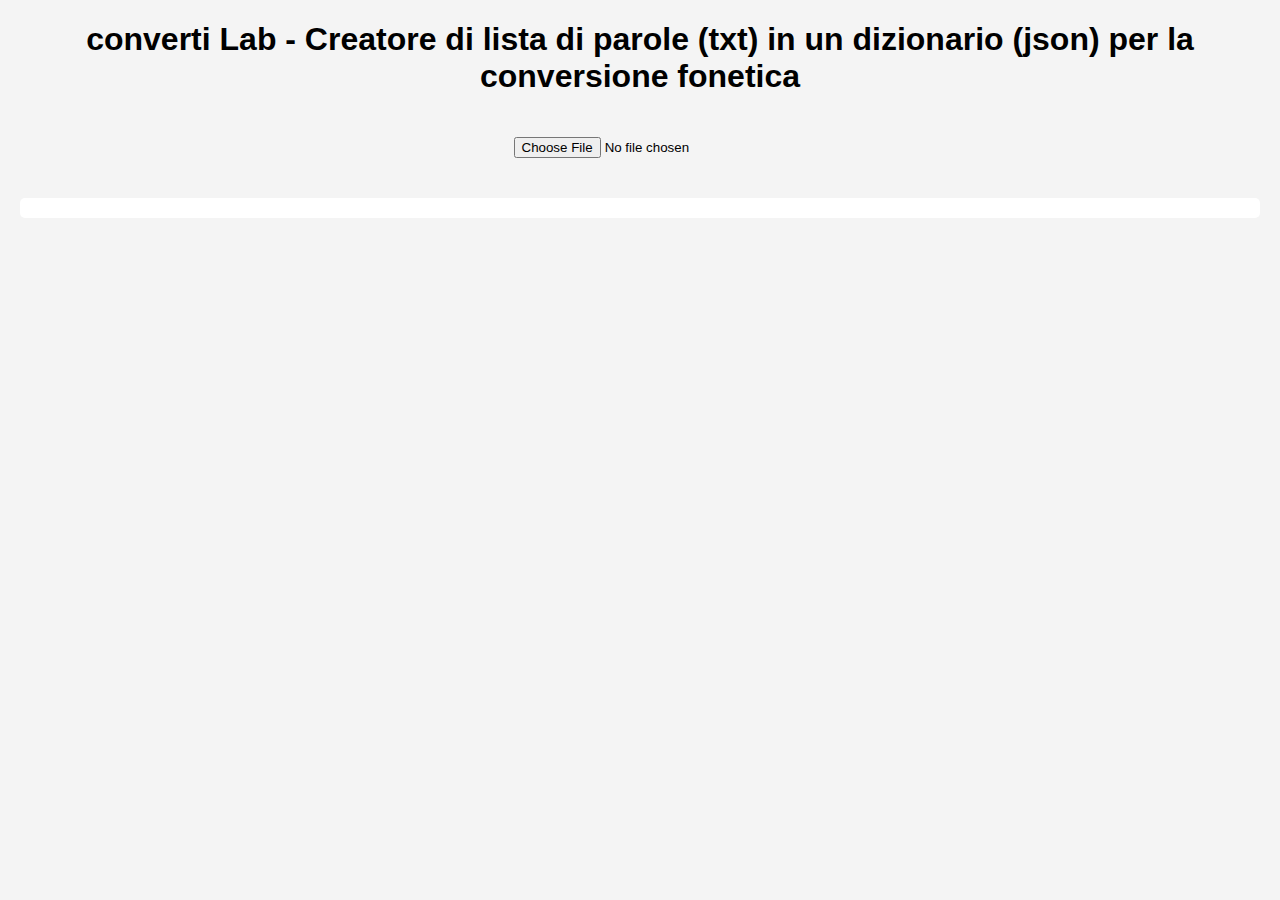
<file: converti-lab/makeDictionary.html>
<!DOCTYPE html>
<html lang="it">
<head>
  <meta charset="UTF-8">
  <meta name="viewport" content="width=device-width, initial-scale=1.0">
  <meta name="robots" content="noindex,nofollow">
  <link rel="canonical" href="https://moorada.github.io/converti-lab/makeDictionary.html">
  <title>converti Lab - Creatore di lista di parole (txt) in un dizionario (json) per la conversione fonetica</title>
  <style>
    body {
      font-family: Arial, sans-serif;
      text-align: center;
      margin: 20px;
      background-color: #f4f4f4;
    }
    #file-input {
      margin: 20px 0;
    }
    #download-btn {
      display: none;
      margin-top: 20px;
      padding: 10px 20px;
      font-size: 1.2em;
      background: #4caf50;
      color: white;
      border: none;
      cursor: pointer;
      border-radius: 5px;
    }
    #download-btn:hover {
      background: #43a047;
    }
    pre {
      background: white;
      padding: 10px;
      border-radius: 5px;
      text-align: left;
      overflow: auto;
      max-height: 300px;
      margin-top: 20px;
    }
  </style>
</head>
<body>
  <h1>converti Lab - Creatore di lista di parole (txt) in un dizionario (json) per la conversione fonetica</h1>
  
  <!-- File input for reading a .txt file -->
  <input type="file" id="file-input" accept=".txt">
  
  <!-- Button for downloading the resulting JSON -->
  <button id="download-btn">Scarica JSON</button>
  
  <!-- Output area for showing the generated JSON -->
  <pre id="output"></pre>

  <script>
    /**
     * Main DOM references and event listeners
     */
    const fileInput = document.getElementById('file-input');
    const downloadBtn = document.getElementById('download-btn');
    const outputPre = document.getElementById('output');

    fileInput.addEventListener('change', handleFileSelection);
    downloadBtn.addEventListener('click', downloadJson);

    /**
     * Handles the file selection event. Reads the .txt file content
     * and converts each word to a numeric key using 'convertWord'.
     * Builds an object with numericKey -> array of words.
     */
    function handleFileSelection(event) {
      const file = event.target.files[0];
      if (!file) return;

      const reader = new FileReader();
      reader.onload = function(e) {
        // Split file content into lines, remove empty lines, trim each line
        const wordsFromTxt = new Set(
          e.target.result
            .split('\n')
            .map(w => w.trim())
            .filter(w => w)
        );

        // Dictionary is a map of numberKey -> set of words
        const dictionaryMap = {};

        wordsFromTxt.forEach(word => {
          const numberKey = convertWord(word);
          if (!dictionaryMap[numberKey]) {
            dictionaryMap[numberKey] = new Set();
          }
          dictionaryMap[numberKey].add(word);
        });

        // Convert each set to an array for final JSON
        const finalDictionary = {};
        Object.keys(dictionaryMap).forEach(key => {
          finalDictionary[key] = Array.from(dictionaryMap[key]);
        });

        const jsonOutput = JSON.stringify(finalDictionary, null, 2);
        outputPre.textContent = jsonOutput;
        downloadBtn.style.display = 'inline-block';
      };

      reader.readAsText(file);
    }


// Tables for phonetics
const VOWELS = ["a","e","i","o","u"];
const ITALIAN_ADJUSTMENTS = [
  { original:"a", variants:["á","à"] },
  { original:"e", variants:["è","é"] },
  { original:"i", variants:["ì","í","y","j"] },
  { original:"o", variants:["ò","ó"] },
  { original:"u", variants:["ù","ú"] },
  { original:"ks", variants:["x"] }
];
const EXCEPTIONS = [
  { number:"756", words:["glig","glic"] },
  { number:"05",  words:["siglio"] },
  { number:"405", words:["rsigli"] },
  { number:"205", words:["msigli"] },
  { number:"075", words:["sigli"] }
];
const CONVERSION_TABLE = [
  { number:"0", phonetics:["ss","zz","sci","sce","s","z"] },
  { number:"1", phonetics:["tt","dd","t","d"] },
  { number:"2", phonetics:["nn","gn","n"] },
  { number:"3", phonetics:["mm","m"] },
  { number:"4", phonetics:["rr","r"] },
  { number:"5", phonetics:["gli","ll","l"] },
  { number:"6", phonetics:["cci","ci","cce","ce","ggi","gi","gge","ge"] },
  { number:"7", phonetics:["cc","gg","cq","kk","ck","q","k","c","g"] },
  { number:"8", phonetics:["ff","vv","f","v"] },
  { number:"9", phonetics:["pp","bb","p","b"] }
];


    /**
     * Converts a single word to its numeric code according to phonetic rules.
     * Vowels are removed, and specific phonetic patterns are replaced with digits.
     * If the result is empty, '99999999' is used as a fallback.
     */
     function convertWord(input) {
  if (!input) return "99999999";
  let word = String(input).toLowerCase().trim();

  ITALIAN_ADJUSTMENTS.forEach((adj) => {
    adj.variants.forEach((variant) => {
      word = word.replace(new RegExp(variant, "g"), adj.original);
    });
  });
  EXCEPTIONS.forEach((ex) => {
    ex.words.forEach((w) => {
      word = word.replace(new RegExp(w, "g"), ex.number);
    });
  });
  CONVERSION_TABLE.forEach((entry) => {
    entry.phonetics.forEach((phonetic) => {
      const regex = new RegExp(phonetic, "g");
      word = word.replace(regex, entry.number);
    });
  });
  VOWELS.forEach((v) => {
    const rg = new RegExp(v, "g");
    word = word.replace(rg, "");
  });
  word = word.replace(/[^0-9]/g, "");
  return (word === "") ? "99999999" : word;
}

    /**
     * Downloads the JSON currently displayed in the <pre> element as 'dictionary.json'.
     */
    function downloadJson() {
      const jsonOutput = outputPre.textContent;
      const blob = new Blob([jsonOutput], { type: 'application/json' });
      const temporaryLink = document.createElement('a');
      temporaryLink.href = URL.createObjectURL(blob);
      temporaryLink.download = 'dictionary.json';
      document.body.appendChild(temporaryLink);
      temporaryLink.click();
      document.body.removeChild(temporaryLink);
    }
  </script>
</body>
</html>
</file>
<file: converti-lab/css/style.css>
:root {
  --bg-color: #f4f4f4;
  --text-color: #333;
  --header-bg: #333;
  --header-text: #fff;
  --panel-bg: #fff;
  --panel-text: #333;
  --button-bg: #4caf50;
  --button-text: #fff;
  --menu-button-bg: #ddd;
  --menu-button-text: #333;
  --popup-bg: #fff;
  --popup-text: #333;
  --border-color: #ccc;
  --box-bg: #e0e0e0;
  --box-text: #333;
}

*,
*::before,
*::after {
  box-sizing: border-box;
}

.left-text {
  text-align: left;
  margin: 0 auto;
  line-height: 1.4;
}

body {
  font-family: 'Montserrat', sans-serif;
  text-align: center;
  margin: 0;
  padding: 0;
  background: var(--bg-color);
  color: var(--text-color);
}

main {
  flex: 1;
}

h1 {
  position: relative;
  overflow: visible;
  display: flex;
  align-items: center;
  justify-content: center;
}

.header {
  background: linear-gradient(135deg, #1a1a1a 0%, #2d2d2d 100%);
  padding: 0.5rem;
  display: flex;
  justify-content: center;
  align-items: center;
  position: relative;
  height: 70px;
  box-shadow: 0 2px 4px rgba(0, 0, 0, 0.2);
}

.title {
  color: white;
  font-size: 1.8rem;
  letter-spacing: 2px;
  font-weight: 600;
  display: flex;
  align-items: center;
  gap: 0px;
}

.title-text {
  background: linear-gradient(135deg, #fff 0%, #e6e6e6 100%);
  -webkit-background-clip: text;
  -webkit-text-fill-color: transparent;
  text-shadow: none;
  margin: 0;
}

@media (max-width: 600px) {
  .title-text {
    margin: 0;
  }
}

.icon {
  position: absolute;
  top: 50%;
  transform: translateY(-50%);
  cursor: pointer;
  color: #ffffff;
  text-decoration: none;
  display: flex;
  align-items: center;
  justify-content: center;
  width: 40px;
  height: 40px;
  border-radius: 50%;
  transition: background-color 0.3s ease;
  z-index: 10;
}

.icon:hover {
  background-color: rgba(255, 255, 255, 0.1);
}

.material-icons {
  font-size: 24px;
}

.icon-left {
  left: 1.5rem;
}

.icon-right {
  right: 1.5rem;
}

@media (max-width: 600px) {
  .header {
    height: 50px;
    padding: 0.75rem;
  }

  .title {
    font-size: 1.4rem;
    gap: 8px;
  }

  .material-icons {
    font-size: 22px;
  }

  .icon {
    width: 35px;
    height: 35px;
  }

  .icon-left {
    left: 1rem;
  }

  .icon-right {
    right: 1rem;
  }
}

.footer {

  background: var(--button-bg);
  color: white;
  padding: 10px;
  text-align: center;
}

.footer .mapping-footer {
  display: flex;
  flex-wrap: wrap;
  justify-content: center;
  gap: 15px;
  margin-top: 10px;
}

.footer .mapping-footer div {
  background: white;
  color: var(--button-bg);
  padding: 8px 12px;
  border-radius: 6px;
  font-weight: bold;
}

/* Popups */
.popup {
  display: none;
  position: fixed;
  background: var(--popup-bg);
  color: var(--popup-text);
  border: 1px solid var(--border-color);
  padding: 20px;
  width: 800px;
  max-width: 90%;
  left: 50%;
  top: 10%;
  transform: translateX(-50%);
  z-index: 1000;
  border-radius: 10px;
  box-shadow: 0 0 10px rgba(0, 0, 0, 0.2);
  justify-content: center;
  align-items: center;
  max-height: 80%;
  overflow-y: auto;
}

h2,
h3 {
  margin-top: 15px;
  margin-bottom: 15px;
  color: var(--text-color);
}

p,
td {
  color: #666;
  line-height: 1.5;
  margin-top: 15px;
  margin-bottom: 15px;
}

small {
  margin: 4px 0 0 0;
  color: #777;
  line-height: 1.4;
}

.popup table {
  width: 100%;
  border-collapse: collapse;
  margin-top: 15px;
}

.popup th,
.popup td {
  padding: 8px;
  line-height: 1.2;
  text-align: center;
  border: 1px solid #ddd;
}

.popup th {
  background: var(--button-bg);
  color: white;
}

.popup ul {
  text-align: left;
  padding-left: 20px;
}

.popup li {
  margin-bottom: 8px;
  color: #444;
}

#overlay {
  position: fixed;
  top: 0;
  left: 0;
  width: 100%;
  height: 100%;
  background: rgba(0, 0, 0, 0.5);
  display: none;
  z-index: 9;
}

/* Menu */
.menu {
  display: flex;
  width: 100%;
}

.menu button {
  flex: 1;
  padding: 20px;
  font-size: 1.5em;
  border: none;
  cursor: pointer;
  transition: background 0.3s;
  background: var(--menu-button-bg);
  color: var(--menu-button-text);
}

.menu button.active {
  background: var(--button-bg);
  color: var(--button-text);
}

#game-container {
  padding: 30px;
  padding-left: 50px;
  padding-right: 50px;
  font-size: 1.2em;
  background: var(--panel-bg);
  color: var(--panel-text);
  border-radius: 10px;
  margin: 20px auto;
  max-width: 500px;
  box-shadow: 0 4px 10px rgba(0, 0, 0, 0.1);
  position: relative;
  flex: 1;
}

#page-container {
  flex: 1;
}

#timer {
  top: 10px;
  background: var(--text-color);
  color: var(--bg-color);
  font-size: 1.5rem;
  font-weight: bold;
  box-shadow: 0 2px 5px rgba(0, 0, 0, 0.2);
  z-index: 5;
  margin: 10px auto;
  padding: 10px;
  border: 2px solid var(--text-color);
  border-radius: 5px;
  font-size: 1.2em;
  display: none;
}

#info-text {
  margin-top: 0;
}

#box {
  background: var(--box-bg);
  color: var(--box-text);

  margin: 10px auto;
  padding: 10px;
  border: 2px solid var(--text-color);
  border-radius: 5px;
  font-size: 1.2em;
  display: none;
}

#word-input,
#number-input {
  padding: 10px;
  font-size: 1.2em;
  border: 2px solid var(--text-color);
  border-radius: 5px;
  margin-top: 10px;
  display: none;
}

#word-input:focus,
#number-input:focus {
  outline: none;
  border-color: var(--button-bg);
  box-shadow: 0 0 5px var(--button-bg);
}

#start-button {
  margin-top: 15px;
  padding: 10px 20px;
  font-size: 1.2em;
  border: none;
  background: var(--button-bg);
  color: var(--button-text);
  border-radius: 5px;
  cursor: pointer;
  display: inline-block;
}

.share-button {
  margin-top: 15px;
  padding: 10px 20px;
  font-size: 1.2em;
  border: none;
  background: var(--button-bg);
  color: var(--button-text);
  border-radius: 5px;
  cursor: pointer;
}

.export-import-button {
  margin-top: 10px;
  margin-right: 5px;
  padding: 8px 16px;
  font-size: 1em;
  border: none;
  background: var(--button-bg);
  color: var(--button-text);
  border-radius: 5px;
  cursor: pointer;
}

.export-import-button:hover {
  background: #43a047;
}

a {
  display: inline-block;
}

.donation-feedback-button {
  margin-top: 10px;
  margin-right: 5px;
  padding: 8px 16px;
  font-size: 1em;
  border: none;
  background: var(--button-bg);
  color: var(--button-text);
  border-radius: 5px;
  cursor: pointer;
}

.donation-feedback-button:hover {
  background: #43a047;
}

.correct {
  animation: blink-green 0.5s ease-in-out;
}

.incorrect {
  animation: blink-red 0.5s ease-in-out;
}

@keyframes blink-green {

  0%,
  100% {
    background-color: inherit;
  }

  50% {
    background-color: lightgreen;
  }
}

@keyframes blink-red {

  0%,
  100% {
    background-color: inherit;
  }

  50% {
    background-color: lightcoral;
  }
}

html,
body {
  height: 100%;
  display: flex;
  flex-direction: column;
}

#resoconto {
  display: none;
  margin: 10px;
  padding: 10px;
  max-width: 500px;
  margin-left: auto;
  margin-right: auto;
  background: var(--panel-bg);
  color: var(--panel-text);
  border-radius: 10px;
  box-shadow: 0 4px 10px rgba(0, 0, 0, 0.1);
}

.setting-row {
  display: flex;
  align-items: center;
  justify-content: space-between;
  margin-bottom: 16px;
}

.switch {
  position: relative;
  display: inline-block;
  width: 50px;
  height: 28px;
}

.switch input {
  opacity: 0;
  width: 0;
  height: 0;
}

.slider {
  position: absolute;
  cursor: pointer;
  top: 0;
  left: 0;
  right: 0;
  bottom: 0;
  background-color: #ccc;
  transition: 0.4s;
  border-radius: 28px;
}

.slider:before {
  position: absolute;
  content: "";
  height: 22px;
  width: 22px;
  left: 3px;
  top: 3px;
  background-color: #fff;
  transition: 0.4s;
  border-radius: 50%;
}

input:checked+.slider {
  background-color: var(--button-bg);
}

input:checked+.slider:before {
  transform: translateX(22px);
}

#custom-alert {
  display: none;
  position: fixed;
  top: 50%;
  left: 50%;
  transform: translate(-50%, -50%);
  background: var(--popup-bg);
  color: var(--popup-text);
  padding: 15px 20px;
  border-radius: 8px;
  box-shadow: 0 0 10px rgba(0, 0, 0, 0.2);
  z-index: 2000;
  font-size: 1.1em;
}

.title-container {
  display: flex;
  align-items: center;
  justify-content: center;
  gap: 20px;
  margin: 2rem 0;
  flex-wrap: wrap;
}

@media (max-width:600px) {
  .title-container {
    gap: 10px;
  }
}

.svg-container {
  width: 35px;
  height: 35px;
  display: flex;
  margin: 0;
  align-items: center;
}

@media (max-width:600px) {
  .svg-container {}
}

.svg-img {
  width: 100%;
  height: 100%;
}

.svg-container:hover {
  transform: scale(1.05);
  transition: transform 0.3s ease;
}

#loading-message {
  display: none;
  margin-top: 10px;
  color: var(--text-color);
  background-color: #fff4c2;
  border: 1px solid #ffc107;
  padding: 10px;
  border-radius: 8px;
  font-weight: bold;
}

#loading-message-first {
  display: none;
  margin-top: 10px;
  color: var(--text-color);
  background-color: #fff4c2;
  border: 1px solid #ffc107;
  padding: 10px;
  border-radius: 8px;
  font-weight: bold;
}

.input-group {
  display: flex;
  justify-content: center;

  margin: 10px auto;
  gap: 10px;
  
}

.input-group input {
  width: 100%;
  font-size: 1.2em;
  border: 2px solid var(--text-color);
  border-radius: 5px;
  outline: none;
  box-sizing: border-box;

}

.submit-btn {
  margin-top: 10px;
  padding: 10px;
  font-size: 1.2em;
  border: 2px solid var(--text-color);
  border-radius: 5px;
  background: var(--button-bg);
  color: var(--button-text);
  border-radius: 5px;
  cursor: pointer;
  display: none;
  white-space: nowrap;
  flex-shrink: 0;
}

.submit-btn:hover {
  background: #43a047;
}

/* Converter mode (single full-width bar) */
#page-container {
  width: 100%;
  max-width: none;
  padding: 12px 20px 20px 20px;
  overflow-x: hidden;
}

#converter-container {
  background: var(--panel-bg);
  color: var(--panel-text);
  border-radius: 10px;
  margin: 12px auto;
  box-shadow: 0 4px 10px rgba(0, 0, 0, 0.1);
  padding: 18px;
  width: 100%;
}

.input-group-modern {
  width: 100%;
  max-width: none;
  margin: 0;
  display: flex;
  flex-wrap: nowrap;
  justify-content: stretch;
  align-items: center;
}

#unified-input {
  width: auto;
  flex: 1 1 auto;
  min-width: 0;
  min-height: 56px;
  font-size: 1.15em;
  border: 2px solid var(--text-color);
  border-radius: 12px;
  padding: 0 16px;
  outline: none;
  box-sizing: border-box;
}

#unified-input:focus {
  border-color: var(--button-bg);
  box-shadow: 0 0 5px var(--button-bg);
}

#convert-button {
  margin-top: 0;
  min-height: 56px;
  padding: 0 18px;
  border: none;
  border-radius: 12px;
  background: var(--button-bg);
  color: var(--button-text);
  font-weight: 600;
  display: inline-block;
}

#mode-hint {
  margin: 12px 2px 2px 2px;
  color: #666;
  text-align: left;
}

#result-container {
  width: 100%;
  min-height: 230px;
  margin: 14px auto;
  padding: 18px;
  background: var(--panel-bg);
  color: var(--panel-text);
  border-radius: 10px;
  box-shadow: 0 4px 10px rgba(0, 0, 0, 0.1);
}

.result-title {
  font-size: 0.95rem;
  text-transform: uppercase;
  letter-spacing: 0.08em;
  color: #666;
  margin: 0 0 10px 0;
  text-align: center;
}

.result-head {
  display: flex;
  justify-content: space-between;
  align-items: center;
  gap: 10px;
  flex-wrap: wrap;
  margin-bottom: 10px;
}

.result-view-toggle {
  display: flex;
  gap: 8px;
  align-items: center;
}

.result-mode-btn {
  border: 1px solid #ccc;
  background: #f3f3f3;
  color: #333;
  border-radius: 8px;
  padding: 7px 12px;
  font-weight: 600;
  cursor: pointer;
}

.result-mode-btn.active {
  background: var(--button-bg);
  color: var(--button-text);
  border-color: var(--button-bg);
}

.result-number-wrap {
  display: flex;
  flex-direction: column;
  align-items: center;
  justify-content: center;
  min-height: 180px;
}

.result-big-number {
  color: var(--text-color);
  font-size: clamp(2.4rem, 9vw, 5.8rem);
  font-weight: 700;
  letter-spacing: 0.04em;
  text-align: center;
  line-height: 1.1;
  word-break: break-word;
}

.conversion-warning {
  color: #b5521d;
  font-weight: 600;
  margin-top: 10px;
  text-align: center;
}

.result-empty {
  min-height: 180px;
  display: flex;
  align-items: center;
  justify-content: center;
  text-align: center;
}

.table-scroll {
  width: 100%;
  overflow-x: auto;
}

.result-table {
  width: 100%;
  border-collapse: collapse;
}

.result-table th,
.result-table td {
  border: 1px solid #ddd;
  padding: 10px;
  text-align: left;
  vertical-align: top;
  line-height: 1.4;
}

.result-table th {
  text-align: center;
  background: #efefef;
  color: #333;
}

.graph-panel {
  display: flex;
  flex-direction: column;
  gap: 12px;
}

.graph-controls {
  display: flex;
  gap: 8px;
  flex-wrap: wrap;
}

.graph-control-btn {
  border: 1px solid #c4c4c4;
  background: #f7f7f7;
  color: #333;
  border-radius: 8px;
  padding: 7px 12px;
  font-weight: 600;
  cursor: pointer;
}

.graph-control-btn:disabled {
  opacity: 0.5;
  cursor: not-allowed;
}

.graph-stage {
  display: flex;
  align-items: flex-start;
  gap: 14px;
  overflow-x: auto;
  padding-bottom: 4px;
}

.graph-selected-track {
  display: flex;
  align-items: center;
  gap: 8px;
  min-height: 64px;
  flex-wrap: wrap;
}

.graph-selected-step {
  display: flex;
  align-items: center;
  gap: 8px;
}

.graph-step-line {
  width: 24px;
  border-top: 2px solid #8e9cad;
}

.graph-selected-placeholder {
  color: #666;
  font-style: italic;
}

.graph-bridge {
  width: 28px;
  border-top: 2px solid #8e9cad;
  margin-top: 30px;
  flex: 0 0 auto;
}

.graph-branch {
  position: relative;
  padding-left: 24px;
  min-width: 280px;
}

.graph-branch::before {
  content: "";
  position: absolute;
  left: 9px;
  top: 0;
  bottom: 0;
  border-left: 2px dashed #9fabb9;
}

.graph-candidate-row {
  position: relative;
  margin: 8px 0;
}

.graph-candidate-row::before {
  content: "";
  position: absolute;
  left: -15px;
  top: 50%;
  width: 15px;
  border-top: 2px solid #9fabb9;
  transform: translateY(-50%);
}

.graph-node {
  border: 2px solid #9cafc1;
  border-radius: 999px;
  background: #fff;
  color: #333;
  padding: 8px 12px;
  display: inline-flex;
  align-items: center;
  gap: 8px;
  white-space: nowrap;
}

.graph-node-dot {
  width: 10px;
  height: 10px;
  border-radius: 50%;
  background: #6e8092;
  flex: 0 0 auto;
}

.graph-node-part {
  font-size: 0.72rem;
  font-weight: 700;
  color: #4f5f71;
  border: 1px solid #c8d1db;
  border-radius: 999px;
  padding: 1px 7px;
}

.graph-node-selected {
  border-color: var(--button-bg);
  background: #ebf7ef;
}

.graph-node-selected .graph-node-dot {
  background: var(--button-bg);
}

.graph-node-candidate {
  cursor: pointer;
  transition: transform 0.2s ease, border-color 0.2s ease, box-shadow 0.2s ease;
}

.graph-node-candidate:hover {
  border-color: var(--button-bg);
  transform: translateX(2px);
  box-shadow: 0 2px 8px rgba(0, 0, 0, 0.12);
}

.graph-end {
  border: 1px dashed #b5c0cc;
  border-radius: 10px;
  padding: 12px;
  background: #fafbfc;
  color: #666;
}

.graph-complete {
  border: 1px solid #bfe0cb;
  border-radius: 10px;
  padding: 10px 12px;
  background: #eff9f2;
  color: #2f6c43;
  font-weight: 600;
}

@media (max-width: 768px) {
  #page-container {
    padding: 10px 10px 16px 10px;
  }

  #converter-container {
    padding: 12px;
  }

  .input-group-modern {
    flex-direction: column;
    flex-wrap: nowrap;
  }

  #convert-button {
    width: 100%;
  }

  #result-container {
    padding: 12px;
    min-height: 180px;
  }

  .result-head {
    align-items: flex-start;
  }

  .graph-stage {
    flex-direction: column;
    gap: 10px;
  }

  .graph-bridge {
    display: none;
  }

  .graph-branch {
    min-width: 0;
    width: 100%;
  }
}
</file>
